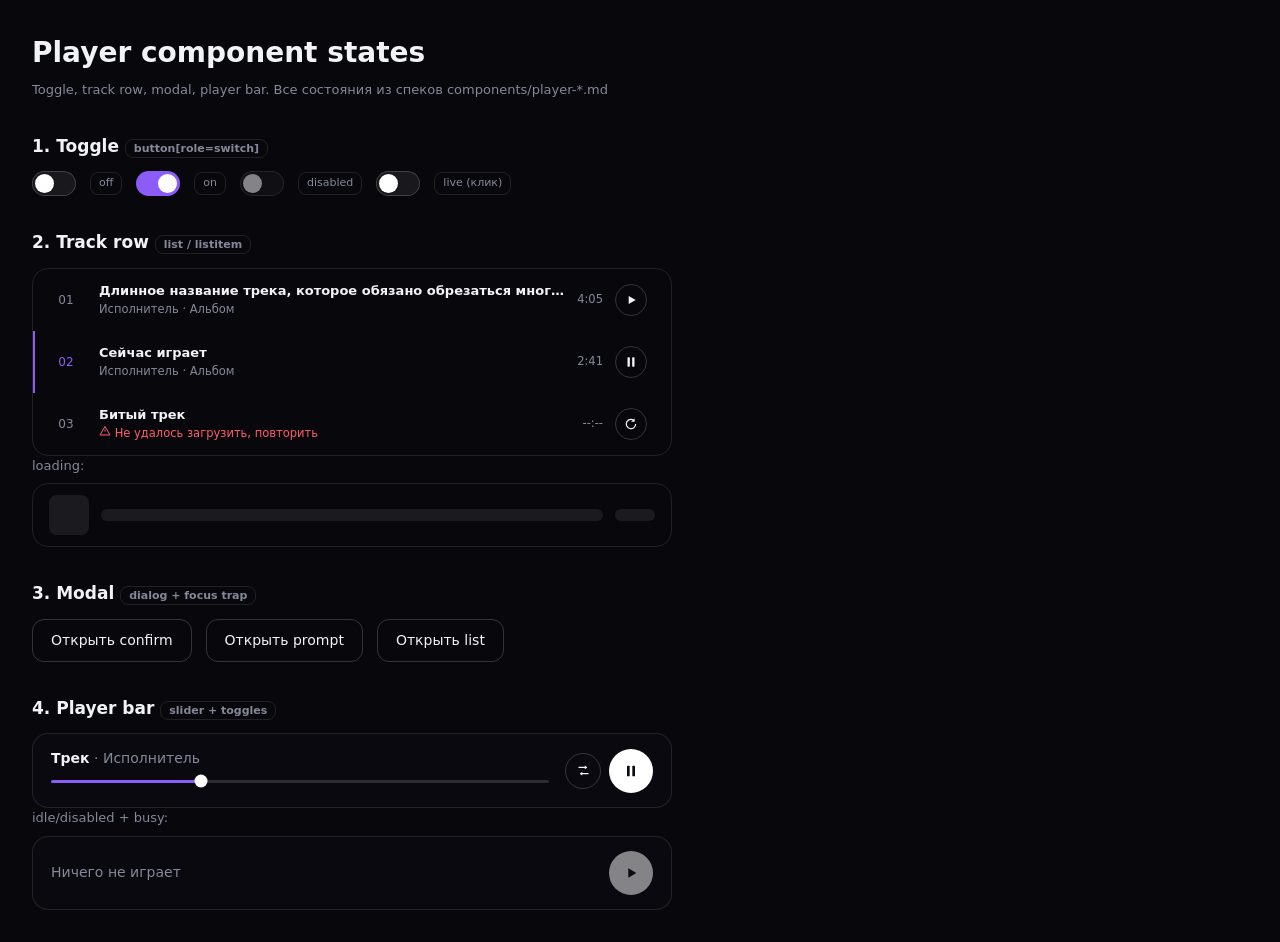
<file: harness/player-states.html>
<!doctype html>
<html lang="ru">
<head>
<meta charset="UTF-8" />
<meta name="viewport" content="width=device-width, initial-scale=1.0" />
<meta name="theme-color" content="#08080c" />
<meta name="description" content="States harness for player components" />
<title>Player states harness</title>
<style>
:root{
  --bg-0:#08080c; --text-1:#f2f3f7; --text-2:#a3a7b4; --text-3:#848899;
  --line:rgba(255,255,255,.1); --line-strong:rgba(255,255,255,.18);
  --dyn-h:262; --dyn-accent:#8b5cf6; --danger:#ff5d6c;
  --r-sm:12px; --r-md:16px; --r-lg:22px; --r-full:999px;
  --ease:cubic-bezier(.22,1,.36,1);
}
*{box-sizing:border-box}
body{touch-action:manipulation}
.skip{position:fixed;top:-48px;left:16px;z-index:9;padding:10px 16px;border-radius:12px;
  background:var(--dyn-accent);color:#fff;font-weight:700;text-decoration:none}
.skip:focus-visible{top:12px}
html{background:var(--bg-0);color-scheme:dark}
body{margin:0;background:var(--bg-0);color:var(--text-1);
  font:14px/1.5 Inter,system-ui,sans-serif;padding:32px;max-width:900px}
h1{font-size:28px;margin:0 0 6px;text-wrap:balance}
h2{font-size:17px;margin:34px 0 12px;text-wrap:balance;color:var(--text-1)}
p.sub{color:var(--text-3);font-size:13px;margin:0 0 8px}
button{font:inherit;color:inherit}
button:focus-visible,[role="slider"]:focus-visible,.trow:focus-visible{
  outline:2px solid hsla(var(--dyn-h),90%,70%,.8);outline-offset:2px}
/* toggle */
.toggle{position:relative;flex:0 0 auto;width:44px;height:25px;border:1px solid var(--line-strong);
  border-radius:var(--r-full);background:rgba(255,255,255,.07);cursor:pointer;padding:0;
  transition:background .25s var(--ease),border-color .25s var(--ease)}
.toggle::after{content:"";position:absolute;top:2px;left:2px;width:19px;height:19px;border-radius:50%;
  background:#fff;transition:left .25s var(--ease)}
.toggle.on{background:var(--dyn-accent);border-color:transparent}
.toggle.on::after{left:21px}
.toggle:disabled{opacity:.5;cursor:not-allowed}
/* rows */
.tlist{border:1px solid var(--line);border-radius:var(--r-md);overflow:hidden;max-width:640px}
.trow{display:grid;grid-template-columns:42px minmax(0,1fr)auto 40px;gap:12px;align-items:center;
  min-height:62px;padding:0 16px 0 12px;background:transparent;border:0;width:100%;
  color:var(--text-1);font-size:13px;text-align:left;cursor:pointer}
.trow:hover{background:rgba(255,255,255,.035)}
.trow .go:hover{background:rgba(255,255,255,.08);border-color:var(--line-strong)}
.trow .pos{color:var(--text-3);font-size:12px;font-variant-numeric:tabular-nums;text-align:center}
.trow .meta{min-width:0}.trow .meta b{display:block;white-space:nowrap;overflow:hidden;text-overflow:ellipsis}
.trow .meta small{color:var(--text-3);font-size:11.5px;white-space:nowrap;overflow:hidden;text-overflow:ellipsis;display:block}
.trow .dur{color:var(--text-3);font-size:11.5px;font-variant-numeric:tabular-nums}
.trow .go{width:32px;height:32px;border-radius:50%;border:1px solid var(--line-strong);
  background:transparent;cursor:pointer;display:grid;place-items:center;color:var(--text-1)}
.trow.playing .pos{color:var(--dyn-accent)}
.trow.playing{box-shadow:inset 2px 0 0 var(--dyn-accent)}
.trow.err .meta small{color:var(--danger)}
.skel{display:flex;gap:12px;align-items:center;min-height:62px;padding:0 16px}
.skel i{display:block;background:rgba(255,255,255,.08);border-radius:6px}
.stack{display:flex;gap:14px;align-items:center;margin:10px 0;flex-wrap:wrap}
/* modal */
.mback{position:fixed;inset:0;background:rgba(0,0,0,.6);overscroll-behavior:contain}
.mcard{position:fixed;left:50%;top:18%;transform:translateX(-50%);width:min(420px,calc(100% - 40px));
  background:rgba(18,18,25,.97);border:1px solid var(--line-strong);border-radius:var(--r-lg);
  padding:28px;text-align:center}
.mcard h3{margin:0 0 8px;font-size:19px}
.mcard p{margin:0 0 16px;color:var(--text-2);font-size:13.5px}
.mrow{display:flex;gap:10px;justify-content:center}
.btn{padding:10px 18px;border-radius:12px;border:1px solid var(--line-strong);background:transparent;cursor:pointer}
.btn:hover{background:rgba(255,255,255,.06);border-color:var(--line-strong)}
.btn.danger{background:linear-gradient(135deg,#c82438,#b42334);border-color:transparent;color:#fff;font-weight:700}
.btn:disabled{opacity:.5;cursor:not-allowed}
.minp{width:100%;padding:12px 14px;border:1px solid var(--line-strong);border-radius:var(--r-md);
  background:rgba(255,255,255,.05);color:var(--text-1);margin-bottom:16px}
.minp[aria-invalid="true"]{border-color:var(--danger)}
.merr{color:var(--danger);font-size:12.5px;min-height:18px;margin:0 0 8px}
/* player bar */
.pbar{display:grid;grid-template-columns:minmax(0,1fr) auto;gap:16px;align-items:center;
  border:1px solid var(--line);border-radius:var(--r-md);padding:14px 18px;max-width:640px;background:rgba(11,11,16,.9)}
.pbar .ctl{display:flex;gap:8px;align-items:center}
.pbtn{min-width:36px;height:36px;border-radius:50%;border:1px solid var(--line-strong);background:transparent;
  cursor:pointer;display:grid;place-items:center}
.pbtn.play{width:44px;height:44px;background:#fff;color:#0b0b12;border:0;font-weight:700}
.pbtn:hover{border-color:var(--line-strong);background:rgba(255,255,255,.06)}
.pbtn.play:hover{background:#e8eaf0}
.pbtn[aria-pressed="true"]{color:var(--dyn-accent);border-color:var(--dyn-accent)}
.pbtn:disabled{opacity:.5;cursor:not-allowed}
.slider{position:relative;height:24px;flex:1;min-width:80px;cursor:pointer}
.slider .tr{position:absolute;left:0;right:0;top:11px;height:3px;border-radius:2px;background:rgba(255,255,255,.14)}
.slider .fl{position:absolute;left:0;top:11px;height:3px;border-radius:2px;background:var(--dyn-accent);width:30%}
.slider .kb{position:absolute;top:12px;width:13px;height:13px;border-radius:50%;background:#fff;transform:translate(-50%,-50%);left:30%}
.tag{font-size:11px;color:var(--text-3);border:1px solid var(--line);border-radius:8px;padding:2px 8px}
@media (prefers-reduced-motion: reduce){*{animation:none!important;transition:none!important}}
</style>
</head>
<body>
<a class="skip" href="#main">Перейти к содержимому</a>
<main id="main">
<h1>Player component states</h1>
<p class="sub">Toggle, track row, modal, player bar. Все состояния из спеков components/player-*.md</p>

<h2>1. Toggle <span class="tag">button[role=switch]</span></h2>
<div class="stack">
  <button class="toggle" role="switch" aria-checked="false" aria-label="Визуализация"></button><span class="tag">off</span>
  <button class="toggle on" role="switch" aria-checked="true" aria-label="Визуализация"></button><span class="tag">on</span>
  <button class="toggle" role="switch" aria-checked="false" aria-label="Визуализация" disabled></button><span class="tag">disabled</span>
  <button class="toggle" id="liveToggle" role="switch" aria-checked="false" aria-label="Живой тумблер"></button><span class="tag">live (клик)</span>
</div>

<h2>2. Track row <span class="tag">list / listitem</span></h2>
<div class="tlist" role="list" id="tlist">
  <div class="trow" role="listitem">
    <span class="pos">01</span>
    <span class="meta"><b>Длинное название трека, которое обязано обрезаться многоточием</b><small>Исполнитель · Альбом</small></span>
    <span class="dur">4:05</span>
    <button class="go" aria-label="Воспроизвести"><svg width="14" height="14" viewBox="0 0 24 24" fill="currentColor" aria-hidden="true"><polygon points="8,5 20,12 8,19"/></svg></button>
  </div>
  <div class="trow playing" role="listitem" tabindex="0" aria-current="true" data-live-row>
    <span class="pos">02</span>
    <span class="meta"><b>Сейчас играет</b><small>Исполнитель · Альбом</small></span>
    <span class="dur">2:41</span>
    <button class="go" aria-label="Пауза"><svg width="14" height="14" viewBox="0 0 24 24" fill="currentColor" aria-hidden="true"><rect x="6" y="4" width="4" height="16" rx="1"/><rect x="14" y="4" width="4" height="16" rx="1"/></svg></button>
  </div>
  <div class="trow err" role="listitem">
    <span class="pos">03</span>
    <span class="meta"><b>Битый трек</b><small><svg width="12" height="12" viewBox="0 0 24 24" fill="none" stroke="currentColor" stroke-width="2" aria-hidden="true"><path d="M12 3 22 20H2Z"/><line x1="12" y1="9" x2="12" y2="13"/></svg> Не удалось загрузить, повторить</small></span>
    <span class="dur">--:--</span>
    <button class="go" aria-label="Повторить"><svg width="14" height="14" viewBox="0 0 24 24" fill="none" stroke="currentColor" stroke-width="2" aria-hidden="true"><path d="M20 12a8 8 0 1 1-2.3-5.6"/><polygon points="18,2 18,8 12,8" fill="currentColor" stroke="none"/></svg></button>
  </div>
</div>
<p class="sub">loading:</p>
<div class="tlist" role="list" aria-busy="true">
  <div class="skel" aria-hidden="true"><i style="width:40px;height:40px;border-radius:8px"></i><i style="flex:1;height:12px"></i><i style="width:40px;height:12px"></i></div>
</div>

<h2>3. Modal <span class="tag">dialog + focus trap</span></h2>
<div class="stack">
  <button class="btn" id="openConfirm">Открыть confirm</button>
  <button class="btn" id="openPrompt">Открыть prompt</button>
  <button class="btn" id="openList">Открыть list</button>
</div>
<div id="mback" class="mback" hidden></div>
<div id="mcard" class="mcard" role="dialog" aria-modal="true" aria-labelledby="mtitle" hidden>
  <h3 id="mtitle">Удалить плейлист?</h3>
  <p id="mbody">«Название» будет удалён безвозвратно.</p>
  <input id="minput" class="minp" hidden autocomplete="off" spellcheck="false" aria-label="Название" />
  <p id="merr" class="merr" hidden></p>
  <div id="mlist" hidden></div>
  <div class="mrow">
    <button class="btn" id="mcancel">Отмена</button>
    <button class="btn danger" id="mconfirm">Удалить</button>
  </div>
</div>

<h2>4. Player bar <span class="tag">slider + toggles</span></h2>
<div class="pbar" id="pbar">
  <div>
    <div><b>Трек</b> <span style="color:var(--text-3)">· Исполнитель</span></div>
    <div class="slider" id="seek" role="slider" tabindex="0" aria-label="Перемотка"
         aria-valuemin="0" aria-valuemax="245" aria-valuenow="74" aria-valuetext="1:14 из 4:05">
      <div class="tr"></div><div class="fl" id="seekFill"></div><div class="kb" id="seekKnob"></div>
    </div>
  </div>
  <div class="ctl">
    <button class="pbtn" id="shuf" aria-pressed="false" aria-label="Перемешать"><svg width="15" height="15" viewBox="0 0 24 24" fill="none" stroke="currentColor" stroke-width="2" aria-hidden="true"><path d="M4 7h13"/><polygon points="14,4 18,7 14,10" fill="currentColor" stroke="none"/><path d="M20 17H7"/><polygon points="10,14 6,17 10,20" fill="currentColor" stroke="none"/></svg></button>
    <button class="pbtn play" id="playBtn" aria-label="Пауза"><svg width="16" height="16" viewBox="0 0 24 24" fill="currentColor" aria-hidden="true"><rect x="6" y="4" width="4" height="16" rx="1"/><rect x="14" y="4" width="4" height="16" rx="1"/></svg></button>
  </div>
</div>
<p class="sub">idle/disabled + busy:</p>
<div class="pbar" aria-busy="true">
  <div><span style="color:var(--text-3)">Ничего не играет</span></div>
  <div class="ctl">    <button class="pbtn play" disabled aria-label="Воспроизвести"><svg width="16" height="16" viewBox="0 0 24 24" fill="currentColor" aria-hidden="true"><polygon points="8,5 20,12 8,19"/></svg></button></div>
</div>

<script>
const $ = (s) => document.querySelector(s);
/* live toggle */
$('#liveToggle').addEventListener('click', (e) => {
  const b = e.currentTarget, on = b.classList.toggle('on');
  b.setAttribute('aria-checked', on);
});
/* live rows: Enter/Space */
document.querySelectorAll('[data-live-row]').forEach((row) => {
  row.addEventListener('keydown', (e) => {
    if (e.key === 'Enter' || e.key === ' ') { e.preventDefault(); row.querySelector('.go')?.click(); }
  });
});
/* modal with focus trap + return focus */
const back = $('#mback'), card = $('#mcard');
let lastFocus = null, mode = 'confirm';
const focusables = () => [...card.querySelectorAll('button:not([disabled]),input:not([hidden])')]
  .filter((el) => el.offsetParent !== null);
function openModal(m) {
  mode = m; lastFocus = document.activeElement;
  $('#mtitle').textContent = m === 'confirm' ? 'Удалить плейлист?' : m === 'prompt' ? 'Переименовать' : 'Добавить в плейлист';
  $('#minput').hidden = m !== 'prompt';
  $('#mconfirm').textContent = m === 'confirm' ? 'Удалить' : 'Сохранить';
  back.hidden = card.hidden = false;
  setTimeout(() => (m === 'prompt' ? $('#minput') : $('#mconfirm')).focus(), 30);
}
function closeModal() {
  back.hidden = card.hidden = true;
  if (lastFocus?.focus) lastFocus.focus();
}
card.addEventListener('keydown', (e) => {
  if (e.key === 'Escape') { closeModal(); return; }
  if (e.key !== 'Tab') return;
  const f = focusables();
  if (!f.length) return;
  const first = f[0], last = f[f.length - 1];
  if (e.shiftKey && document.activeElement === first) { e.preventDefault(); last.focus(); }
  else if (!e.shiftKey && document.activeElement === last) { e.preventDefault(); first.focus(); }
});
$('#openConfirm').addEventListener('click', () => openModal('confirm'));
$('#openPrompt').addEventListener('click', () => openModal('prompt'));
$('#openList').addEventListener('click', () => openModal('list'));
$('#mcancel').addEventListener('click', closeModal);
back.addEventListener('click', closeModal);
/* slider: arrows + PgUp/PgDn + Home/End */
const seek = $('#seek');
function setSeek(v, max = 245) {
  v = Math.max(0, Math.min(max, v));
  seek.setAttribute('aria-valuenow', v);
  const m = Math.floor(v / 60), s = String(v % 60).padStart(2, '0');
  seek.setAttribute('aria-valuetext', `${m}:${s} из 4:05`);
  $('#seekFill').style.width = (v / max * 100) + '%';
  $('#seekKnob').style.left = (v / max * 100) + '%';
}
seek.addEventListener('keydown', (e) => {
  const v = Number(seek.getAttribute('aria-valuenow'));
  if (e.key === 'ArrowRight' || e.key === 'ArrowUp') { e.preventDefault(); setSeek(v + 5); }
  else if (e.key === 'ArrowLeft' || e.key === 'ArrowDown') { e.preventDefault(); setSeek(v - 5); }
  else if (e.key === 'PageUp') { e.preventDefault(); setSeek(v + 24); }
  else if (e.key === 'PageDown') { e.preventDefault(); setSeek(v - 24); }
  else if (e.key === 'Home') { e.preventDefault(); setSeek(0); }
  else if (e.key === 'End') { e.preventDefault(); setSeek(245); }
});
setSeek(74);
/* toggles */
$('#shuf').addEventListener('click', (e) => {
  const b = e.currentTarget, on = b.getAttribute('aria-pressed') !== 'true';
  b.setAttribute('aria-pressed', on);
});
$('#playBtn').addEventListener('click', (e) => {
  const b = e.currentTarget, paused = b.getAttribute('aria-label') === 'Пауза';
  b.innerHTML = paused
    ? '<svg width="16" height="16" viewBox="0 0 24 24" fill="currentColor" aria-hidden="true"><polygon points="8,5 20,12 8,19"/></svg>'
    : '<svg width="16" height="16" viewBox="0 0 24 24" fill="currentColor" aria-hidden="true"><rect x="6" y="4" width="4" height="16" rx="1"/><rect x="14" y="4" width="4" height="16" rx="1"/></svg>';
  b.setAttribute('aria-label', paused ? 'Воспроизвести' : 'Пауза');
});
</script>
</main>
</body>
</html>
</file>
